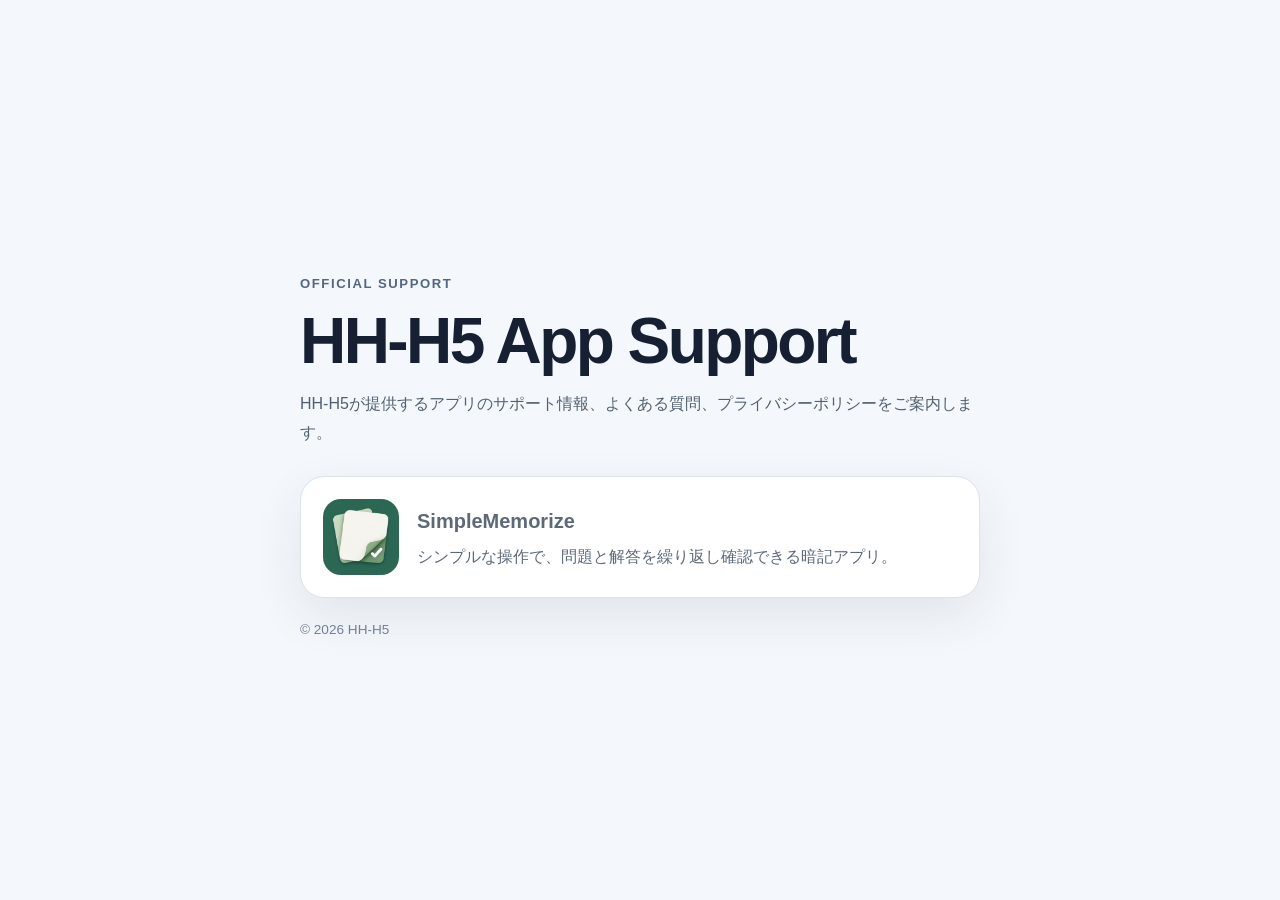
<file: index.html>
<!doctype html>
<html lang="ja">
<head>
  <meta charset="utf-8">
  <meta name="viewport" content="width=device-width, initial-scale=1">
  <meta name="description" content="HH-H5が提供するアプリの公式サポートサイトです。">
  <title>HH-H5 App Support</title>
  <style>
    :root { color-scheme: light; font-family: -apple-system, BlinkMacSystemFont, "Helvetica Neue", sans-serif; color: #172033; background: #f4f7fb; }
    * { box-sizing: border-box; }
    body { margin: 0; min-height: 100vh; display: grid; place-items: center; padding: 24px; }
    main { width: min(680px, 100%); }
    .eyebrow { color: #526783; font-size: .82rem; font-weight: 700; letter-spacing: .12em; text-transform: uppercase; }
    h1 { margin: 8px 0 12px; font-size: clamp(2rem, 8vw, 4rem); letter-spacing: -.04em; }
    .lead { margin: 0 0 28px; color: #526071; line-height: 1.8; }
    .card { display: flex; align-items: center; gap: 18px; padding: 22px; color: inherit; background: #fff; border: 1px solid #dce3ed; border-radius: 24px; text-decoration: none; box-shadow: 0 18px 50px rgba(42, 57, 78, .09); }
    .card:hover { border-color: #7a92ff; transform: translateY(-1px); }
    .card img { width: 76px; height: 76px; border-radius: 18px; }
    .card strong { display: block; margin-bottom: 7px; font-size: 1.25rem; }
    .card span { color: #5d6879; line-height: 1.6; }
    footer { margin-top: 24px; color: #738094; font-size: .85rem; }
  </style>
</head>
<body>
  <main>
    <p class="eyebrow">Official support</p>
    <h1>HH-H5 App Support</h1>
    <p class="lead">HH-H5が提供するアプリのサポート情報、よくある質問、プライバシーポリシーをご案内します。</p>
    <a class="card" href="SimpleMemorize/">
      <img src="app-icon.png" alt="SimpleMemorizeのアプリアイコン">
      <span><strong>SimpleMemorize</strong>シンプルな操作で、問題と解答を繰り返し確認できる暗記アプリ。</span>
    </a>
    <footer>© 2026 HH-H5</footer>
  </main>
</body>
</html>
</file>
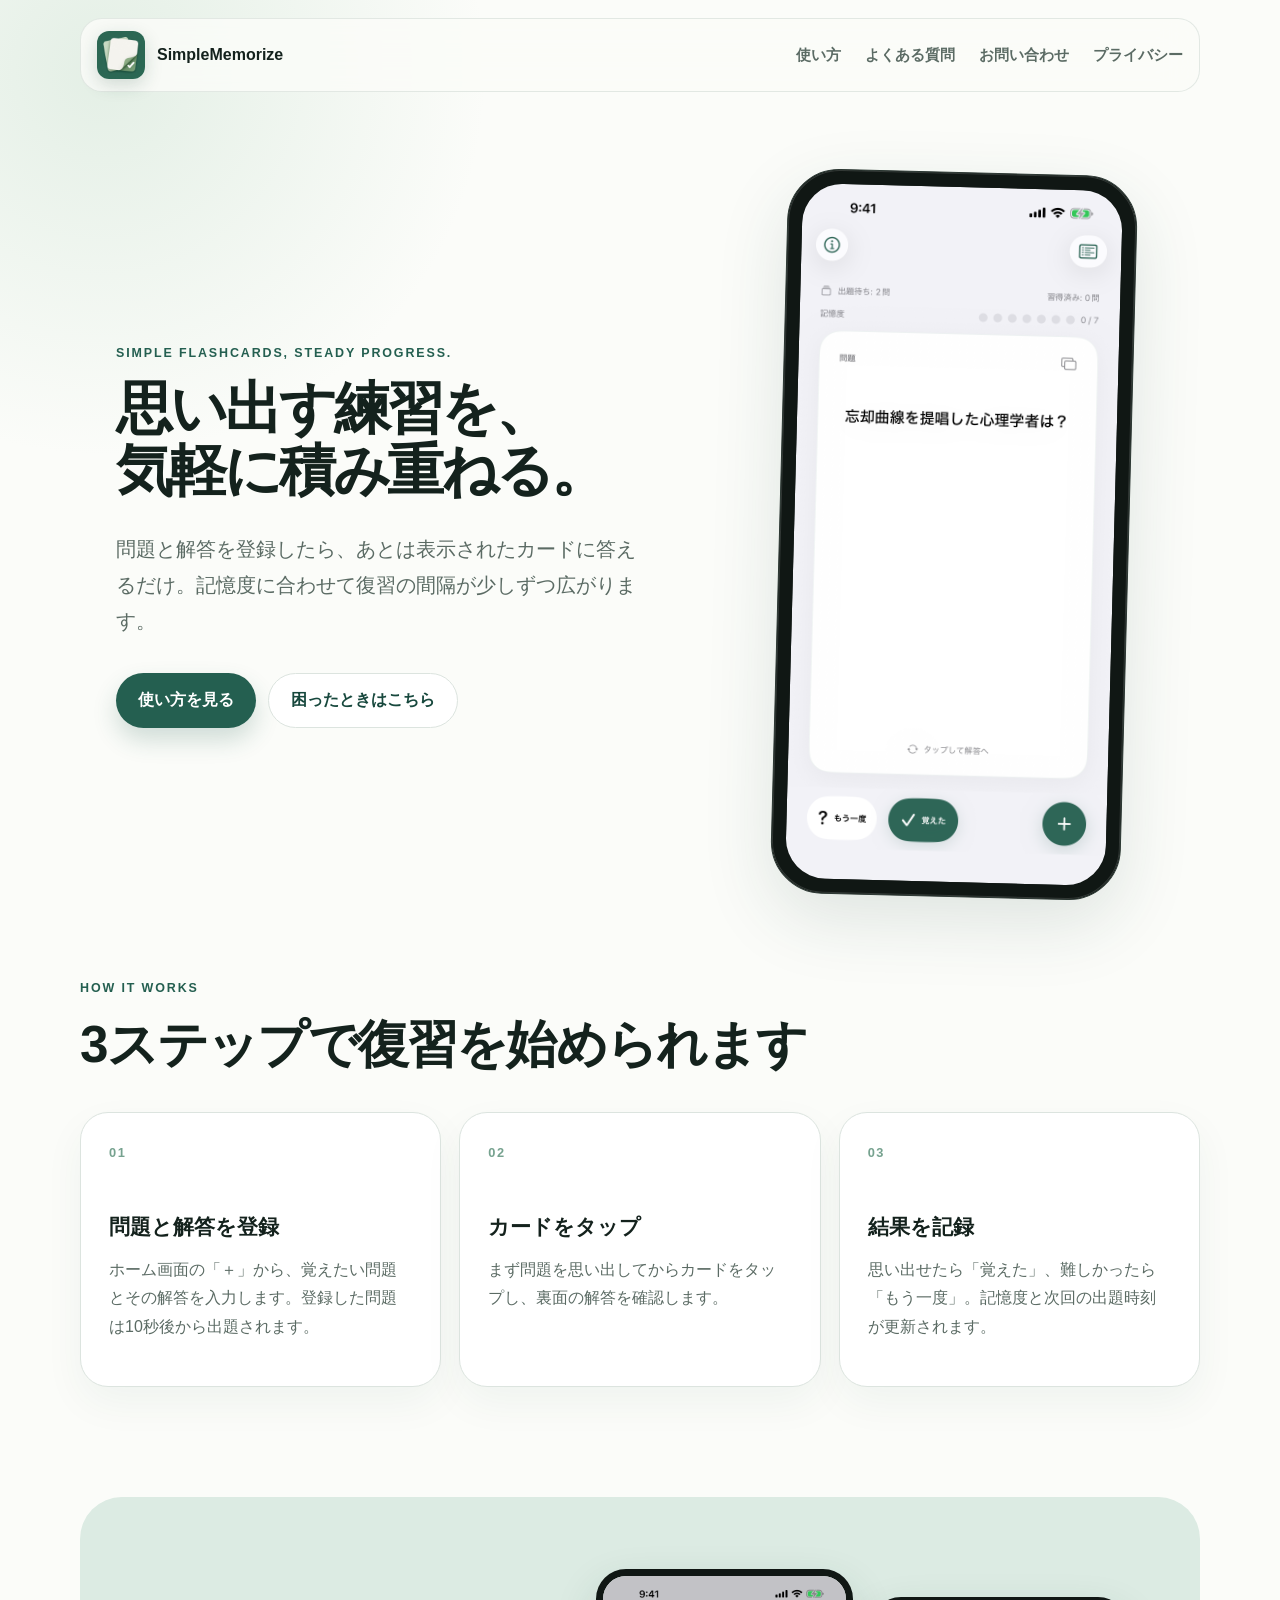
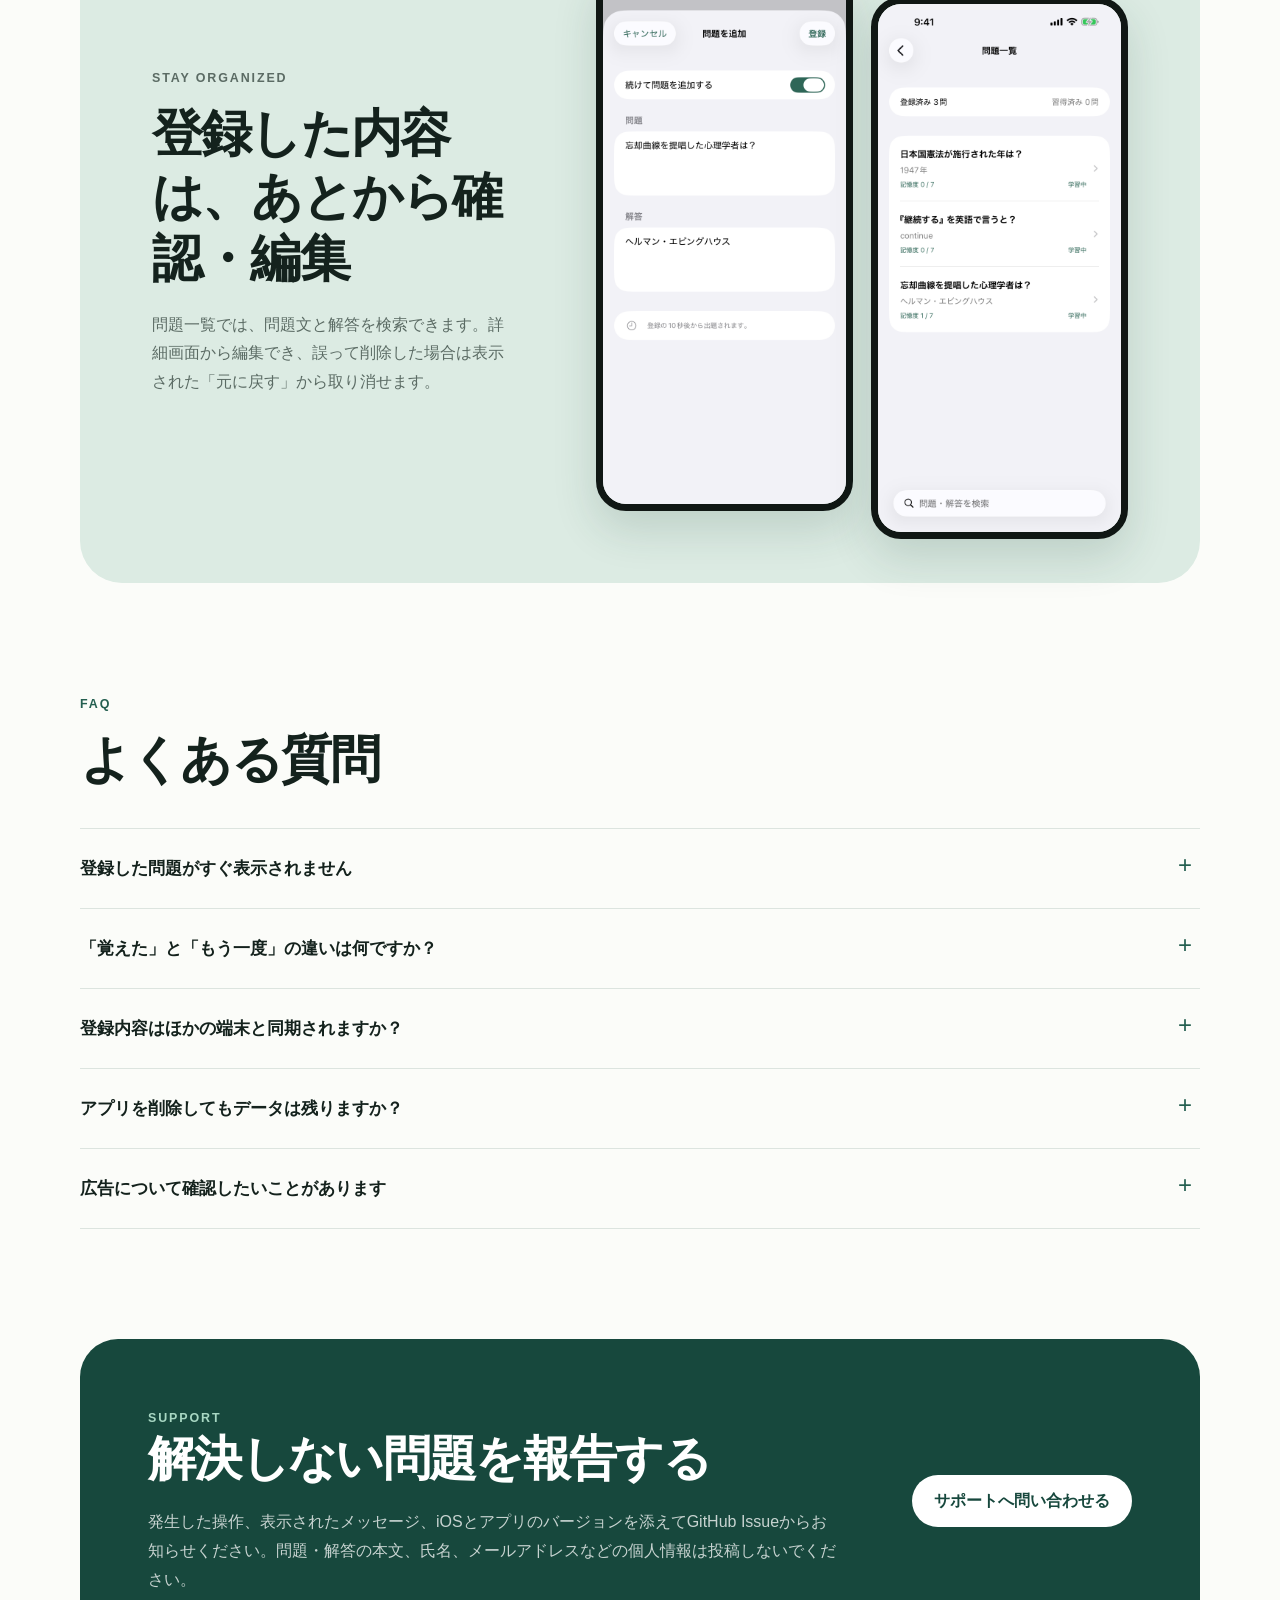
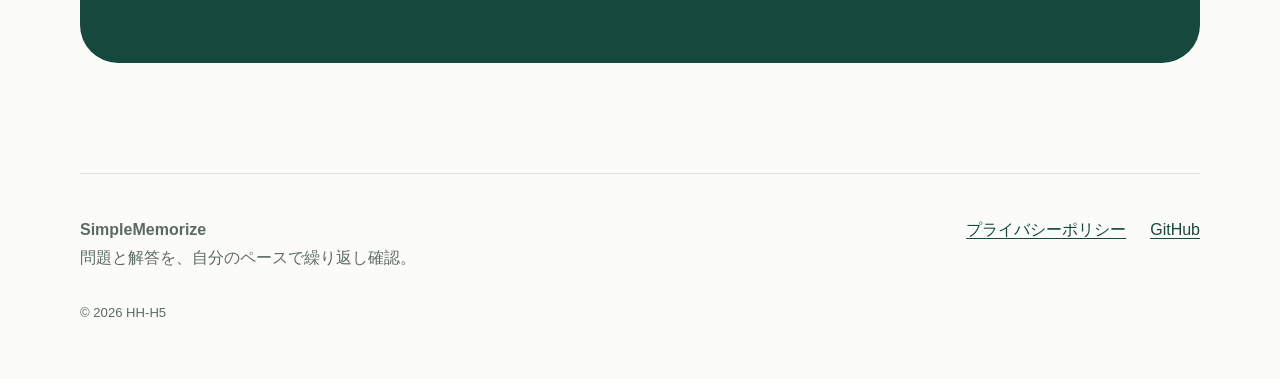
<file: SimpleMemorize/index.html>
<!doctype html>
<html lang="ja">
<head>
  <meta charset="utf-8">
  <meta name="viewport" content="width=device-width, initial-scale=1">
  <meta name="theme-color" content="#245f50">
  <meta name="description" content="SimpleMemorize（シンプル暗記）の使い方、よくある質問、お問い合わせ窓口をご案内します。">
  <meta property="og:title" content="SimpleMemorize サポート">
  <meta property="og:description" content="少しずつ思い出す練習を続ける、シンプルな暗記アプリ。">
  <meta property="og:type" content="website">
  <meta property="og:url" content="https://hh-h5.github.io/SimpleMemorize/">
  <meta property="og:image" content="https://hh-h5.github.io/SimpleMemorize/assets/app-icon.png">
  <link rel="canonical" href="https://hh-h5.github.io/SimpleMemorize/">
  <link rel="icon" href="assets/app-icon.png">
  <link rel="stylesheet" href="assets/site.css">
  <title>SimpleMemorize サポート</title>
</head>
<body>
  <a class="skip-link" href="#main">本文へ移動</a>
  <header class="site-header">
    <a class="brand" href="./" aria-label="SimpleMemorize サポートのトップへ">
      <img src="assets/app-icon.png" alt="" width="48" height="48">
      <span>SimpleMemorize</span>
    </a>
    <nav aria-label="主要ナビゲーション">
      <a href="#guide">使い方</a>
      <a href="#faq">よくある質問</a>
      <a href="#support">お問い合わせ</a>
      <a href="privacy/">プライバシー</a>
    </nav>
  </header>

  <main id="main">
    <section class="hero" aria-labelledby="hero-title">
      <div class="hero-copy">
        <p class="eyebrow">Simple flashcards, steady progress.</p>
        <h1 id="hero-title"><span class="hero-line">思い出す練習を、</span><span class="hero-line">気軽に積み重ねる。</span></h1>
        <p class="lead">問題と解答を登録したら、あとは表示されたカードに答えるだけ。記憶度に合わせて復習の間隔が少しずつ広がります。</p>
        <div class="hero-actions">
          <a class="button primary" href="#guide">使い方を見る</a>
          <a class="button secondary" href="#support">困ったときはこちら</a>
        </div>
      </div>
      <div class="phone-stage" aria-label="SimpleMemorizeの学習画面">
        <img src="assets/app-question.png" alt="問題カードと、もう一度・覚えたボタンが表示されたSimpleMemorizeの学習画面" width="1320" height="2868">
      </div>
    </section>

    <section id="guide" class="section" aria-labelledby="guide-title">
      <div class="section-heading">
        <p class="eyebrow">How it works</p>
        <h2 id="guide-title">3ステップで復習を始められます</h2>
      </div>
      <ol class="steps">
        <li>
          <span class="step-number" aria-hidden="true">01</span>
          <h3>問題と解答を登録</h3>
          <p>ホーム画面の「＋」から、覚えたい問題とその解答を入力します。登録した問題は10秒後から出題されます。</p>
        </li>
        <li>
          <span class="step-number" aria-hidden="true">02</span>
          <h3>カードをタップ</h3>
          <p>まず問題を思い出してからカードをタップし、裏面の解答を確認します。</p>
        </li>
        <li>
          <span class="step-number" aria-hidden="true">03</span>
          <h3>結果を記録</h3>
          <p>思い出せたら「覚えた」、難しかったら「もう一度」。記憶度と次回の出題時刻が更新されます。</p>
        </li>
      </ol>
    </section>

    <section class="section showcase" aria-labelledby="manage-title">
      <div class="showcase-copy">
        <p class="eyebrow">Stay organized</p>
        <h2 id="manage-title">登録した内容は、あとから確認・編集</h2>
        <p>問題一覧では、問題文と解答を検索できます。詳細画面から編集でき、誤って削除した場合は表示された「元に戻す」から取り消せます。</p>
      </div>
      <div class="screens" aria-label="問題登録画面と問題一覧画面">
        <img src="assets/app-add-question.png" alt="問題と解答を入力する画面" width="1320" height="2868" loading="lazy">
        <img src="assets/app-question-list.png" alt="登録済みの問題を検索できる一覧画面" width="1320" height="2868" loading="lazy">
      </div>
    </section>

    <section id="faq" class="section faq" aria-labelledby="faq-title">
      <div class="section-heading">
        <p class="eyebrow">FAQ</p>
        <h2 id="faq-title">よくある質問</h2>
      </div>
      <div class="faq-list">
        <details>
          <summary>登録した問題がすぐ表示されません</summary>
          <p>新しく登録した問題は10秒後から出題されます。ホーム画面の「残り○秒」が0になるまでお待ちください。</p>
        </details>
        <details>
          <summary>「覚えた」と「もう一度」の違いは何ですか？</summary>
          <p>「覚えた」では記憶度が1段階上がり、次の復習までの間隔が広がります。「もう一度」では記憶度を変えず、10秒後に再出題します。</p>
        </details>
        <details>
          <summary>登録内容はほかの端末と同期されますか？</summary>
          <p>現在、アカウント機能やクラウド同期機能はありません。問題・解答・学習状況は、このアプリを使用している端末内だけに保存されます。</p>
        </details>
        <details>
          <summary>アプリを削除してもデータは残りますか？</summary>
          <p>アプリを削除すると、端末内の問題・解答・学習状況も削除され、復元できません。再インストールや機種変更の前にご注意ください。</p>
        </details>
        <details>
          <summary>広告について確認したいことがあります</summary>
          <p>本アプリはGoogle AdMobによるバナー広告とインタースティシャル広告を表示します。データの取り扱いは<a href="privacy/#advertising">プライバシーポリシーの広告に関する項目</a>をご確認ください。</p>
        </details>
      </div>
    </section>

    <section id="support" class="section support-card" aria-labelledby="support-title">
      <div>
        <p class="eyebrow">Support</p>
        <h2 id="support-title">解決しない問題を報告する</h2>
        <p>発生した操作、表示されたメッセージ、iOSとアプリのバージョンを添えてGitHub Issueからお知らせください。問題・解答の本文、氏名、メールアドレスなどの個人情報は投稿しないでください。</p>
      </div>
      <a class="button primary" href="https://github.com/HH-H5/HH-H5.github.io/issues/new?template=simplememorize-support.yml" rel="noreferrer">サポートへ問い合わせる</a>
    </section>
  </main>

  <footer>
    <div>
      <strong>SimpleMemorize</strong>
      <p>問題と解答を、自分のペースで繰り返し確認。</p>
    </div>
    <div class="footer-links">
      <a href="privacy/">プライバシーポリシー</a>
      <a href="https://github.com/HH-H5/HH-H5.github.io" rel="noreferrer">GitHub</a>
    </div>
    <p class="copyright">© 2026 HH-H5</p>
  </footer>
</body>
</html>
</file>
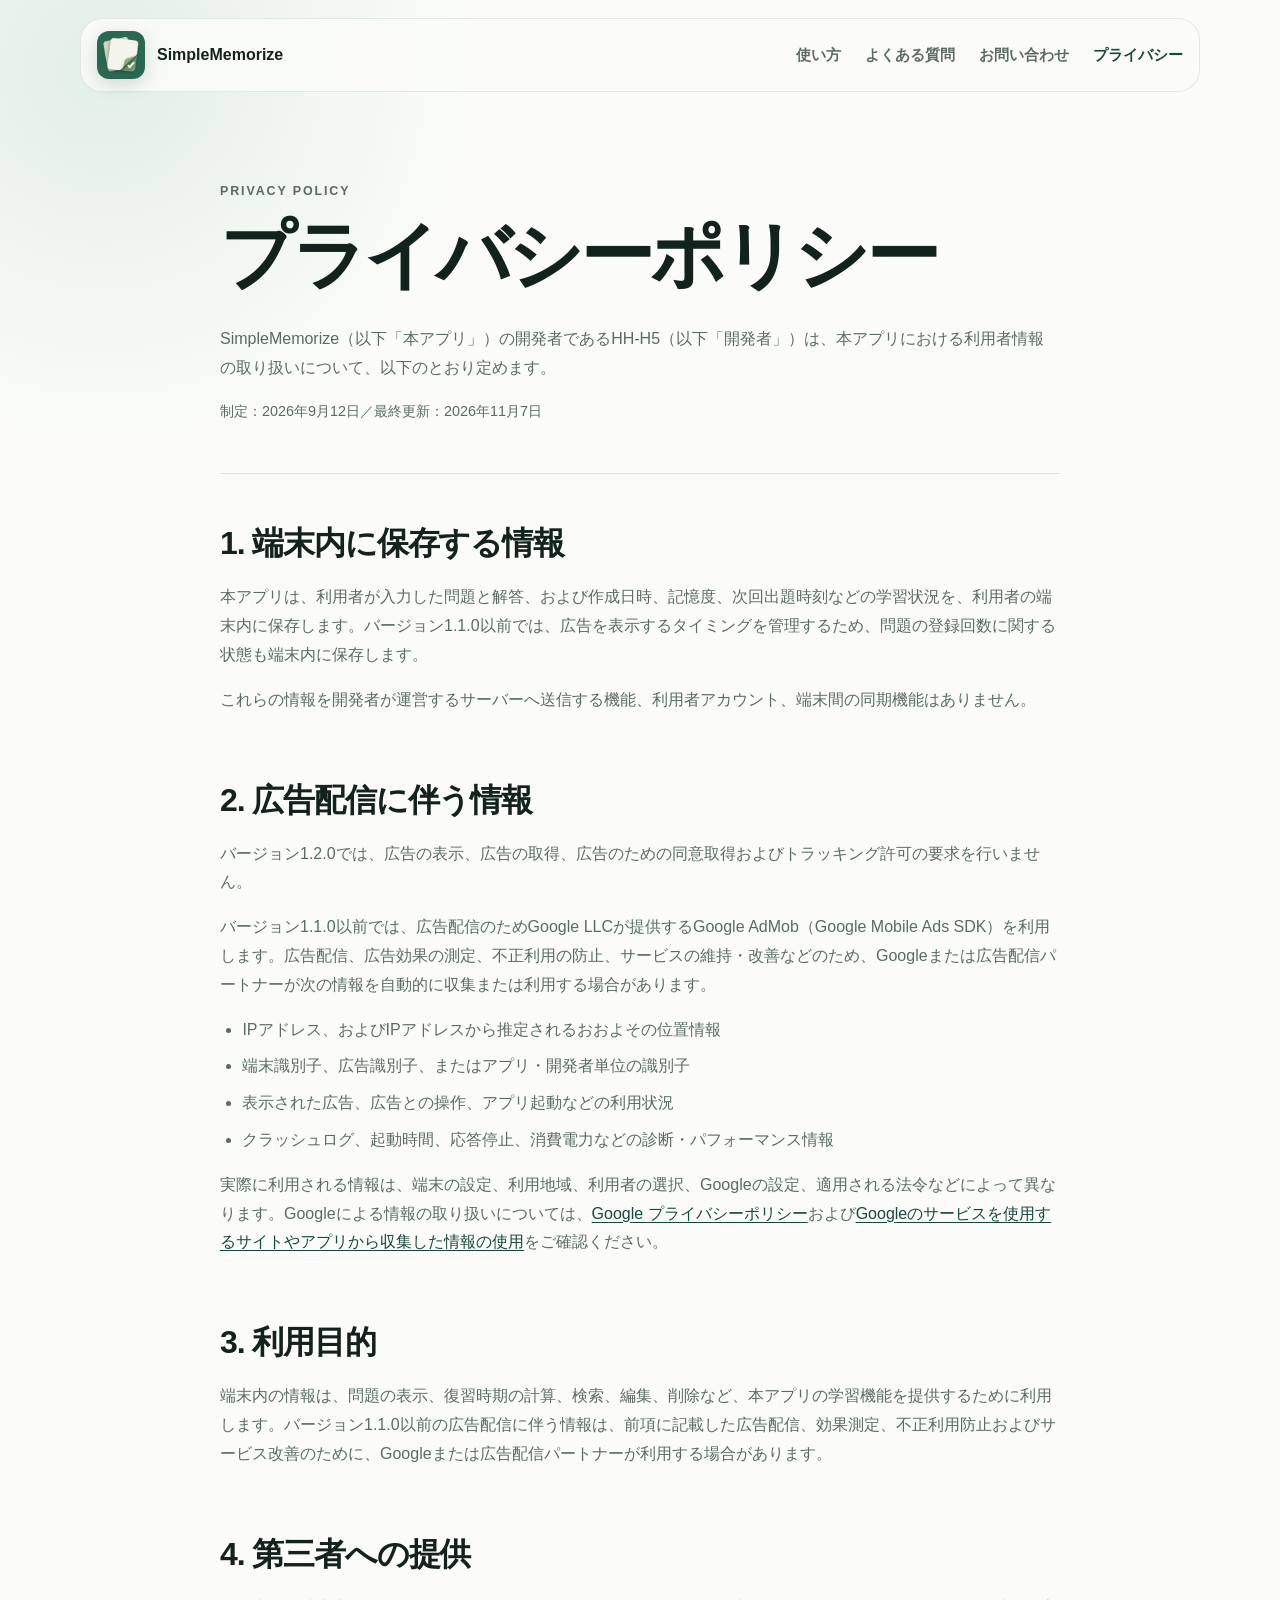
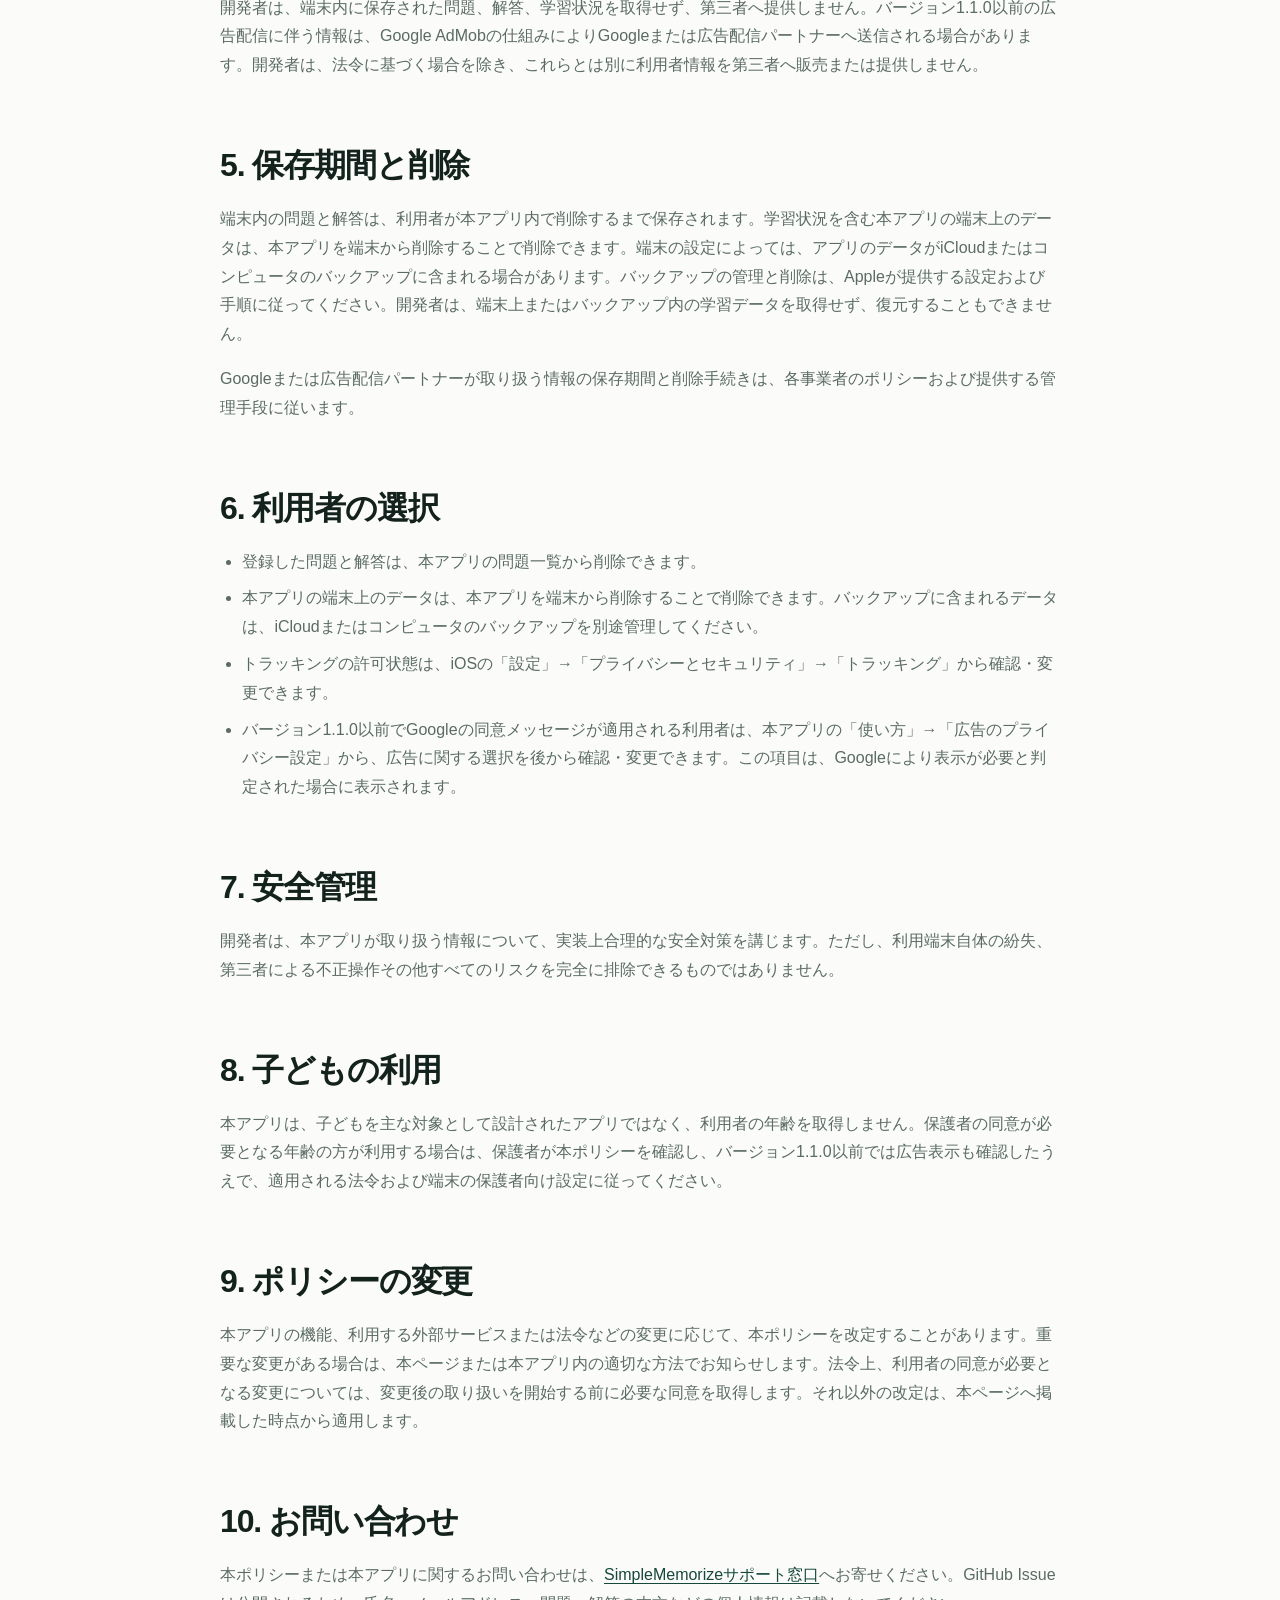
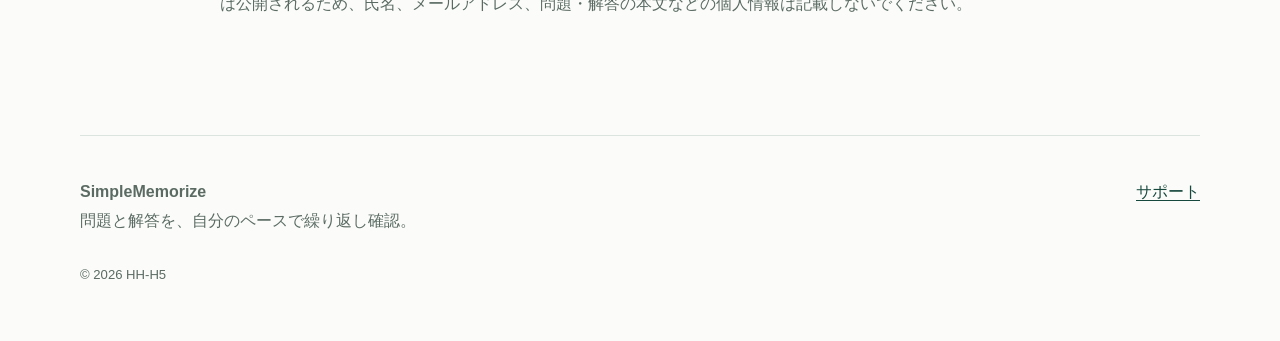
<file: SimpleMemorize/privacy/index.html>
<!doctype html>
<html lang="ja">
<head>
  <meta charset="utf-8">
  <meta name="viewport" content="width=device-width, initial-scale=1">
  <meta name="theme-color" content="#245f50">
  <meta name="description" content="SimpleMemorizeのプライバシーポリシーです。端末内データと広告配信に伴う情報の取り扱いをご説明します。">
  <meta property="og:title" content="SimpleMemorize プライバシーポリシー">
  <meta property="og:description" content="SimpleMemorizeにおける情報の取り扱いについて。">
  <meta property="og:type" content="article">
  <meta property="og:url" content="https://hh-h5.github.io/SimpleMemorize/privacy/">
  <meta property="og:image" content="https://hh-h5.github.io/SimpleMemorize/assets/app-icon.png">
  <link rel="canonical" href="https://hh-h5.github.io/SimpleMemorize/privacy/">
  <link rel="icon" href="../assets/app-icon.png">
  <link rel="stylesheet" href="../assets/site.css">
  <title>プライバシーポリシー | SimpleMemorize</title>
</head>
<body>
  <a class="skip-link" href="#main">本文へ移動</a>
  <header class="site-header">
    <a class="brand" href="../" aria-label="SimpleMemorize サポートのトップへ">
      <img src="../assets/app-icon.png" alt="" width="48" height="48">
      <span>SimpleMemorize</span>
    </a>
    <nav aria-label="主要ナビゲーション">
      <a href="../#guide">使い方</a>
      <a href="../#faq">よくある質問</a>
      <a href="../#support">お問い合わせ</a>
      <a href="./" aria-current="page">プライバシー</a>
    </nav>
  </header>

  <main id="main" class="policy-layout">
    <article class="policy">
      <header class="policy-header">
        <p class="eyebrow">Privacy policy</p>
        <h1>プライバシーポリシー</h1>
        <p>SimpleMemorize（以下「本アプリ」）の開発者であるHH-H5（以下「開発者」）は、本アプリにおける利用者情報の取り扱いについて、以下のとおり定めます。</p>
        <p class="updated">制定：2026年9月12日／最終更新：2026年11月7日</p>
      </header>

      <section aria-labelledby="local-data">
        <h2 id="local-data">1. 端末内に保存する情報</h2>
        <p>本アプリは、利用者が入力した問題と解答、および作成日時、記憶度、次回出題時刻などの学習状況を、利用者の端末内に保存します。バージョン1.1.0以前では、広告を表示するタイミングを管理するため、問題の登録回数に関する状態も端末内に保存します。</p>
        <p>これらの情報を開発者が運営するサーバーへ送信する機能、利用者アカウント、端末間の同期機能はありません。</p>
      </section>

      <section id="advertising" aria-labelledby="advertising-title">
        <h2 id="advertising-title">2. 広告配信に伴う情報</h2>
        <p>バージョン1.2.0では、広告の表示、広告の取得、広告のための同意取得およびトラッキング許可の要求を行いません。</p>
        <p>バージョン1.1.0以前では、広告配信のためGoogle LLCが提供するGoogle AdMob（Google Mobile Ads SDK）を利用します。広告配信、広告効果の測定、不正利用の防止、サービスの維持・改善などのため、Googleまたは広告配信パートナーが次の情報を自動的に収集または利用する場合があります。</p>
        <ul>
          <li>IPアドレス、およびIPアドレスから推定されるおおよその位置情報</li>
          <li>端末識別子、広告識別子、またはアプリ・開発者単位の識別子</li>
          <li>表示された広告、広告との操作、アプリ起動などの利用状況</li>
          <li>クラッシュログ、起動時間、応答停止、消費電力などの診断・パフォーマンス情報</li>
        </ul>
        <p>実際に利用される情報は、端末の設定、利用地域、利用者の選択、Googleの設定、適用される法令などによって異なります。Googleによる情報の取り扱いについては、<a href="https://policies.google.com/privacy?hl=ja" rel="noreferrer">Google プライバシーポリシー</a>および<a href="https://policies.google.com/technologies/partner-sites?hl=ja" rel="noreferrer">Googleのサービスを使用するサイトやアプリから収集した情報の使用</a>をご確認ください。</p>
      </section>

      <section aria-labelledby="purpose">
        <h2 id="purpose">3. 利用目的</h2>
        <p>端末内の情報は、問題の表示、復習時期の計算、検索、編集、削除など、本アプリの学習機能を提供するために利用します。バージョン1.1.0以前の広告配信に伴う情報は、前項に記載した広告配信、効果測定、不正利用防止およびサービス改善のために、Googleまたは広告配信パートナーが利用する場合があります。</p>
      </section>

      <section aria-labelledby="third-parties">
        <h2 id="third-parties">4. 第三者への提供</h2>
        <p>開発者は、端末内に保存された問題、解答、学習状況を取得せず、第三者へ提供しません。バージョン1.1.0以前の広告配信に伴う情報は、Google AdMobの仕組みによりGoogleまたは広告配信パートナーへ送信される場合があります。開発者は、法令に基づく場合を除き、これらとは別に利用者情報を第三者へ販売または提供しません。</p>
      </section>

      <section aria-labelledby="retention">
        <h2 id="retention">5. 保存期間と削除</h2>
        <p>端末内の問題と解答は、利用者が本アプリ内で削除するまで保存されます。学習状況を含む本アプリの端末上のデータは、本アプリを端末から削除することで削除できます。端末の設定によっては、アプリのデータがiCloudまたはコンピュータのバックアップに含まれる場合があります。バックアップの管理と削除は、Appleが提供する設定および手順に従ってください。開発者は、端末上またはバックアップ内の学習データを取得せず、復元することもできません。</p>
        <p>Googleまたは広告配信パートナーが取り扱う情報の保存期間と削除手続きは、各事業者のポリシーおよび提供する管理手段に従います。</p>
      </section>

      <section aria-labelledby="choices">
        <h2 id="choices">6. 利用者の選択</h2>
        <ul>
          <li>登録した問題と解答は、本アプリの問題一覧から削除できます。</li>
          <li>本アプリの端末上のデータは、本アプリを端末から削除することで削除できます。バックアップに含まれるデータは、iCloudまたはコンピュータのバックアップを別途管理してください。</li>
          <li>トラッキングの許可状態は、iOSの「設定」→「プライバシーとセキュリティ」→「トラッキング」から確認・変更できます。</li>
          <li>バージョン1.1.0以前でGoogleの同意メッセージが適用される利用者は、本アプリの「使い方」→「広告のプライバシー設定」から、広告に関する選択を後から確認・変更できます。この項目は、Googleにより表示が必要と判定された場合に表示されます。</li>
        </ul>
      </section>

      <section aria-labelledby="security">
        <h2 id="security">7. 安全管理</h2>
        <p>開発者は、本アプリが取り扱う情報について、実装上合理的な安全対策を講じます。ただし、利用端末自体の紛失、第三者による不正操作その他すべてのリスクを完全に排除できるものではありません。</p>
      </section>

      <section aria-labelledby="children">
        <h2 id="children">8. 子どもの利用</h2>
        <p>本アプリは、子どもを主な対象として設計されたアプリではなく、利用者の年齢を取得しません。保護者の同意が必要となる年齢の方が利用する場合は、保護者が本ポリシーを確認し、バージョン1.1.0以前では広告表示も確認したうえで、適用される法令および端末の保護者向け設定に従ってください。</p>
      </section>

      <section aria-labelledby="changes">
        <h2 id="changes">9. ポリシーの変更</h2>
        <p>本アプリの機能、利用する外部サービスまたは法令などの変更に応じて、本ポリシーを改定することがあります。重要な変更がある場合は、本ページまたは本アプリ内の適切な方法でお知らせします。法令上、利用者の同意が必要となる変更については、変更後の取り扱いを開始する前に必要な同意を取得します。それ以外の改定は、本ページへ掲載した時点から適用します。</p>
      </section>

      <section aria-labelledby="contact">
        <h2 id="contact">10. お問い合わせ</h2>
        <p>本ポリシーまたは本アプリに関するお問い合わせは、<a href="https://github.com/HH-H5/HH-H5.github.io/issues/new?template=simplememorize-support.yml" rel="noreferrer">SimpleMemorizeサポート窓口</a>へお寄せください。GitHub Issueは公開されるため、氏名、メールアドレス、問題・解答の本文などの個人情報は記載しないでください。</p>
      </section>

    </article>
  </main>

  <footer>
    <div>
      <strong>SimpleMemorize</strong>
      <p>問題と解答を、自分のペースで繰り返し確認。</p>
    </div>
    <div class="footer-links">
      <a href="../">サポート</a>
    </div>
    <p class="copyright">© 2026 HH-H5</p>
  </footer>
</body>
</html>
</file>
<file: SimpleMemorize/assets/site.css>
:root {
  color-scheme: light;
  --ink: #14221d;
  --muted: #5b6b64;
  --green: #245f50;
  --green-dark: #17483d;
  --green-soft: #dcebe3;
  --paper: #fbfcf9;
  --surface: #ffffff;
  --line: #dce4df;
  --shadow: 0 24px 70px rgba(29, 71, 58, 0.13);
  --radius: 28px;
  --max-width: 1120px;
}

* {
  box-sizing: border-box;
}

html {
  scroll-behavior: smooth;
}

body {
  margin: 0;
  color: var(--ink);
  background:
    radial-gradient(circle at 8% 2%, rgba(184, 215, 193, 0.35), transparent 24rem),
    var(--paper);
  font-family: -apple-system, BlinkMacSystemFont, "Hiragino Sans", "Yu Gothic", sans-serif;
  line-height: 1.8;
  text-rendering: optimizeLegibility;
}

a {
  color: var(--green-dark);
  text-underline-offset: 0.18em;
}

a:hover {
  text-decoration-thickness: 2px;
}

a:focus-visible,
summary:focus-visible {
  outline: 3px solid #5b9f83;
  outline-offset: 4px;
  border-radius: 6px;
}

.skip-link {
  position: fixed;
  top: 10px;
  left: 10px;
  z-index: 100;
  padding: 10px 16px;
  color: white;
  background: var(--green-dark);
  border-radius: 10px;
  transform: translateY(-160%);
}

.skip-link:focus {
  transform: none;
}

.site-header {
  position: sticky;
  top: 0;
  z-index: 20;
  display: flex;
  align-items: center;
  justify-content: space-between;
  gap: 24px;
  width: min(calc(100% - 40px), var(--max-width));
  margin: 18px auto 0;
  padding: 12px 16px;
  background: rgba(251, 252, 249, 0.86);
  border: 1px solid rgba(220, 228, 223, 0.8);
  border-radius: 22px;
  backdrop-filter: blur(18px);
  -webkit-backdrop-filter: blur(18px);
}

.brand {
  display: inline-flex;
  align-items: center;
  gap: 12px;
  color: var(--ink);
  font-weight: 750;
  text-decoration: none;
}

.brand img {
  border-radius: 12px;
  box-shadow: 0 6px 18px rgba(29, 71, 58, 0.18);
}

nav {
  display: flex;
  flex-wrap: wrap;
  justify-content: flex-end;
  gap: 10px 24px;
}

nav a {
  color: var(--muted);
  font-size: 0.92rem;
  font-weight: 650;
  text-decoration: none;
}

nav a:hover,
nav a[aria-current="page"] {
  color: var(--green-dark);
}

main,
footer {
  width: min(calc(100% - 40px), var(--max-width));
  margin-inline: auto;
}

.hero {
  display: grid;
  grid-template-columns: minmax(0, 1fr) minmax(280px, 420px);
  align-items: center;
  gap: clamp(44px, 8vw, 104px);
  min-height: 760px;
  padding: 80px 36px;
}

.eyebrow {
  margin: 0 0 14px;
  color: var(--green);
  font-size: 0.78rem;
  font-weight: 800;
  letter-spacing: 0.15em;
  text-transform: uppercase;
}

h1,
h2,
h3,
p {
  margin-top: 0;
}

h1 {
  margin-bottom: 28px;
  font-size: clamp(2.7rem, 5vw, 3.55rem);
  line-height: 1.1;
  letter-spacing: -0.055em;
}

.hero-line {
  display: block;
  white-space: nowrap;
}

h2 {
  margin-bottom: 20px;
  font-size: clamp(2rem, 4vw, 3.2rem);
  line-height: 1.22;
  letter-spacing: -0.035em;
}

h3 {
  margin-bottom: 10px;
  font-size: 1.3rem;
}

.lead {
  max-width: 40rem;
  margin-bottom: 34px;
  color: var(--muted);
  font-size: clamp(1.05rem, 2vw, 1.25rem);
}

.hero-actions {
  display: flex;
  flex-wrap: wrap;
  gap: 12px;
}

.button {
  display: inline-flex;
  align-items: center;
  justify-content: center;
  min-height: 52px;
  padding: 12px 22px;
  border-radius: 999px;
  font-weight: 750;
  text-decoration: none;
  transition: transform 160ms ease, box-shadow 160ms ease, background 160ms ease;
}

.button:hover {
  transform: translateY(-2px);
}

.button.primary {
  color: white;
  background: var(--green);
  box-shadow: 0 12px 24px rgba(36, 95, 80, 0.2);
}

.button.primary:hover {
  background: var(--green-dark);
}

.button.secondary {
  color: var(--green-dark);
  background: var(--surface);
  border: 1px solid var(--line);
}

.phone-stage {
  position: relative;
  justify-self: center;
  width: min(100%, 350px);
  padding: 14px;
  overflow: hidden;
  background: #101714;
  border: 1px solid #2c3833;
  border-radius: 52px;
  box-shadow: var(--shadow);
  transform: rotate(1.5deg);
}

.phone-stage::after {
  position: absolute;
  inset: 0;
  content: "";
  pointer-events: none;
  border: 1px solid rgba(255, 255, 255, 0.14);
  border-radius: inherit;
}

.phone-stage img,
.screens img {
  display: block;
  width: 100%;
  height: auto;
  border-radius: 40px;
}

.section {
  margin-bottom: 110px;
  scroll-margin-top: 120px;
}

.section-heading {
  max-width: 740px;
  margin-bottom: 36px;
}

.steps {
  display: grid;
  grid-template-columns: repeat(3, 1fr);
  gap: 18px;
  margin: 0;
  padding: 0;
  list-style: none;
}

.steps li {
  padding: 28px;
  background: var(--surface);
  border: 1px solid var(--line);
  border-radius: var(--radius);
  box-shadow: 0 16px 40px rgba(29, 71, 58, 0.05);
}

.steps p,
.showcase-copy p,
.support-card p,
.policy p,
.policy li {
  color: var(--muted);
}

.step-number {
  display: block;
  margin-bottom: 44px;
  color: #76a28f;
  font-size: 0.8rem;
  font-weight: 850;
  letter-spacing: 0.12em;
}

.showcase {
  display: grid;
  grid-template-columns: minmax(260px, 0.8fr) minmax(0, 1.2fr);
  align-items: center;
  gap: clamp(40px, 7vw, 90px);
  padding: clamp(30px, 6vw, 72px);
  background: var(--green-soft);
  border-radius: 42px;
}

.screens {
  display: grid;
  grid-template-columns: repeat(2, minmax(0, 1fr));
  align-items: center;
  gap: 18px;
}

.screens img {
  border: 7px solid #101714;
  border-radius: 30px;
  box-shadow: 0 18px 44px rgba(29, 71, 58, 0.16);
}

.screens img:last-child {
  transform: translateY(28px);
}

.faq-list {
  border-top: 1px solid var(--line);
}

details {
  border-bottom: 1px solid var(--line);
}

summary {
  position: relative;
  padding: 24px 52px 24px 0;
  font-size: 1.08rem;
  font-weight: 750;
  cursor: pointer;
  list-style: none;
}

summary::-webkit-details-marker {
  display: none;
}

summary::after {
  position: absolute;
  top: 24px;
  right: 8px;
  content: "+";
  color: var(--green);
  font-size: 1.5rem;
  font-weight: 400;
  line-height: 1;
}

details[open] summary::after {
  content: "−";
}

details p {
  max-width: 760px;
  padding-bottom: 24px;
  color: var(--muted);
}

.support-card {
  display: flex;
  align-items: center;
  justify-content: space-between;
  gap: 40px;
  padding: clamp(32px, 6vw, 68px);
  color: white;
  background: var(--green-dark);
  border-radius: 38px;
}

.support-card h2 {
  font-size: clamp(1.8rem, 4vw, 3rem);
}

.support-card p {
  max-width: 690px;
  margin-bottom: 0;
  color: rgba(255, 255, 255, 0.76);
}

.support-card .eyebrow {
  color: #a8d7c3;
}

.support-card .button {
  flex: 0 0 auto;
  color: var(--green-dark);
  background: white;
  box-shadow: none;
}

.policy-layout {
  max-width: 840px;
  padding-top: 88px;
  padding-bottom: 100px;
}

.policy-header {
  padding-bottom: 34px;
  border-bottom: 1px solid var(--line);
}

.policy-header h1 {
  font-size: clamp(2.5rem, 6vw, 4.6rem);
}

.updated {
  font-size: 0.9rem;
}

.policy section {
  padding-top: 50px;
  scroll-margin-top: 110px;
}

.policy section h2 {
  font-size: clamp(1.45rem, 3vw, 2rem);
}

.policy ul {
  padding-left: 1.4em;
}

.policy li + li {
  margin-top: 8px;
}

.policy-note {
  margin-top: 56px;
  padding: 24px;
  background: #f1f3ec;
  border-left: 4px solid #8a9b8d;
  border-radius: 0 18px 18px 0;
}

.policy-note p {
  margin: 6px 0 0;
  font-size: 0.9rem;
}

footer {
  display: grid;
  grid-template-columns: 1fr auto;
  gap: 28px;
  padding: 42px 0 54px;
  color: var(--muted);
  border-top: 1px solid var(--line);
}

footer p {
  margin-bottom: 0;
}

.footer-links {
  display: flex;
  flex-wrap: wrap;
  gap: 12px 24px;
}

.copyright {
  grid-column: 1 / -1;
  font-size: 0.82rem;
}

@media (max-width: 820px) {
  .site-header {
    position: static;
    align-items: flex-start;
  }

  nav {
    gap: 8px 16px;
  }

  .hero {
    grid-template-columns: 1fr;
    min-height: 0;
    padding: 72px 10px 100px;
  }

  .hero-copy {
    text-align: center;
  }

  .lead {
    margin-inline: auto;
  }

  .hero-actions {
    justify-content: center;
  }

  .phone-stage {
    width: min(82vw, 330px);
  }

  .steps {
    grid-template-columns: 1fr;
  }

  .step-number {
    margin-bottom: 24px;
  }

  .showcase {
    grid-template-columns: 1fr;
  }

  .support-card {
    align-items: flex-start;
    flex-direction: column;
  }
}

@media (max-width: 600px) {
  .site-header {
    width: min(calc(100% - 24px), var(--max-width));
    padding: 10px 12px;
  }

  .brand span {
    display: none;
  }

  nav {
    gap: 6px 12px;
  }

  nav a {
    font-size: 0.78rem;
  }

  main,
  footer {
    width: min(calc(100% - 28px), var(--max-width));
  }

  h1 {
    font-size: clamp(2.25rem, 10.5vw, 3.2rem);
  }

  .section {
    margin-bottom: 80px;
  }

  .showcase {
    padding: 28px 18px 52px;
    border-radius: 28px;
  }

  .screens {
    gap: 10px;
  }

  .screens img {
    border-width: 4px;
    border-radius: 19px;
  }

  footer {
    grid-template-columns: 1fr;
  }

  .copyright {
    grid-column: auto;
  }
}

@media (prefers-reduced-motion: reduce) {
  html {
    scroll-behavior: auto;
  }

  .button {
    transition: none;
  }
}

@media (prefers-color-scheme: dark) {
  :root {
    color-scheme: dark;
    --ink: #eff8f3;
    --muted: #b6c7bf;
    --green: #8dccb1;
    --green-dark: #b9e3d0;
    --green-soft: #173c32;
    --paper: #101713;
    --surface: #17231e;
    --line: #33423b;
    --shadow: 0 24px 70px rgba(0, 0, 0, 0.35);
  }

  body {
    background:
      radial-gradient(circle at 8% 2%, rgba(61, 122, 98, 0.22), transparent 24rem),
      var(--paper);
  }

  .site-header {
    background: rgba(16, 23, 19, 0.86);
    border-color: rgba(51, 66, 59, 0.8);
  }

  .button.primary {
    color: #10261e;
    background: #8dccb1;
  }

  .button.primary:hover {
    background: #a7d9c3;
  }

  .button.secondary {
    color: var(--ink);
  }

  .policy-note {
    background: #1b251f;
  }
}
</file>
